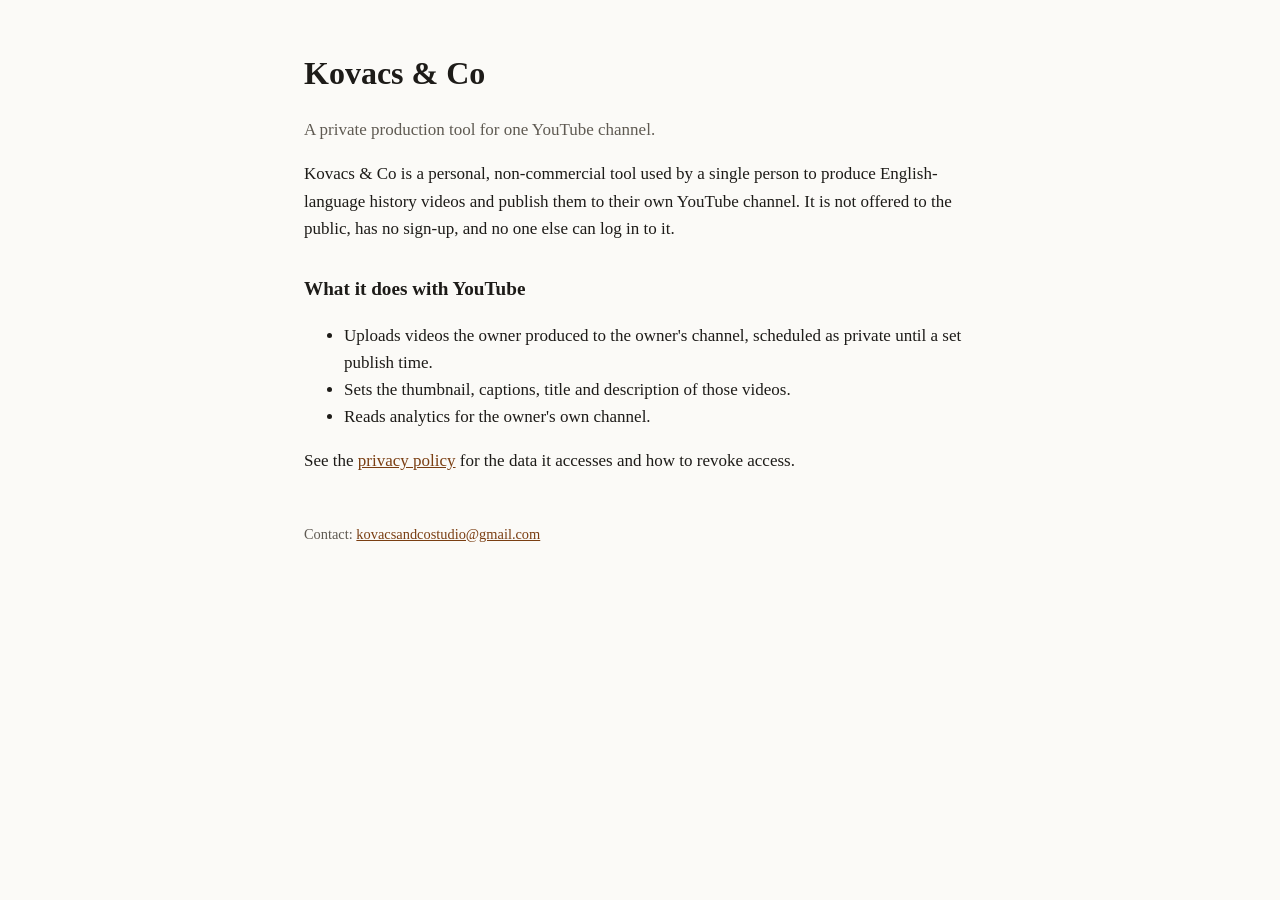
<file: index.html>
<!doctype html>
<html lang="en">
<head>
<meta charset="utf-8">
<meta name="viewport" content="width=device-width, initial-scale=1">
<title>Kovacs &amp; Co</title>
<link rel="stylesheet" href="estilo.css">
</head>
<body>
<main>
  <h1>Kovacs &amp; Co</h1>
  <p class="sub">A private production tool for one YouTube channel.</p>

  <p>Kovacs &amp; Co is a personal, non-commercial tool used by a single person to produce
  English-language history videos and publish them to their own YouTube channel.
  It is not offered to the public, has no sign-up, and no one else can log in to it.</p>

  <h2>What it does with YouTube</h2>
  <ul>
    <li>Uploads videos the owner produced to the owner's channel, scheduled as private
      until a set publish time.</li>
    <li>Sets the thumbnail, captions, title and description of those videos.</li>
    <li>Reads analytics for the owner's own channel.</li>
  </ul>

  <p>See the <a href="privacidade.html">privacy policy</a> for the data it accesses and
  how to revoke access.</p>

  <footer>Contact: <a href="mailto:kovacsandcostudio@gmail.com">kovacsandcostudio@gmail.com</a></footer>
</main>
</body>
</html>
</file>
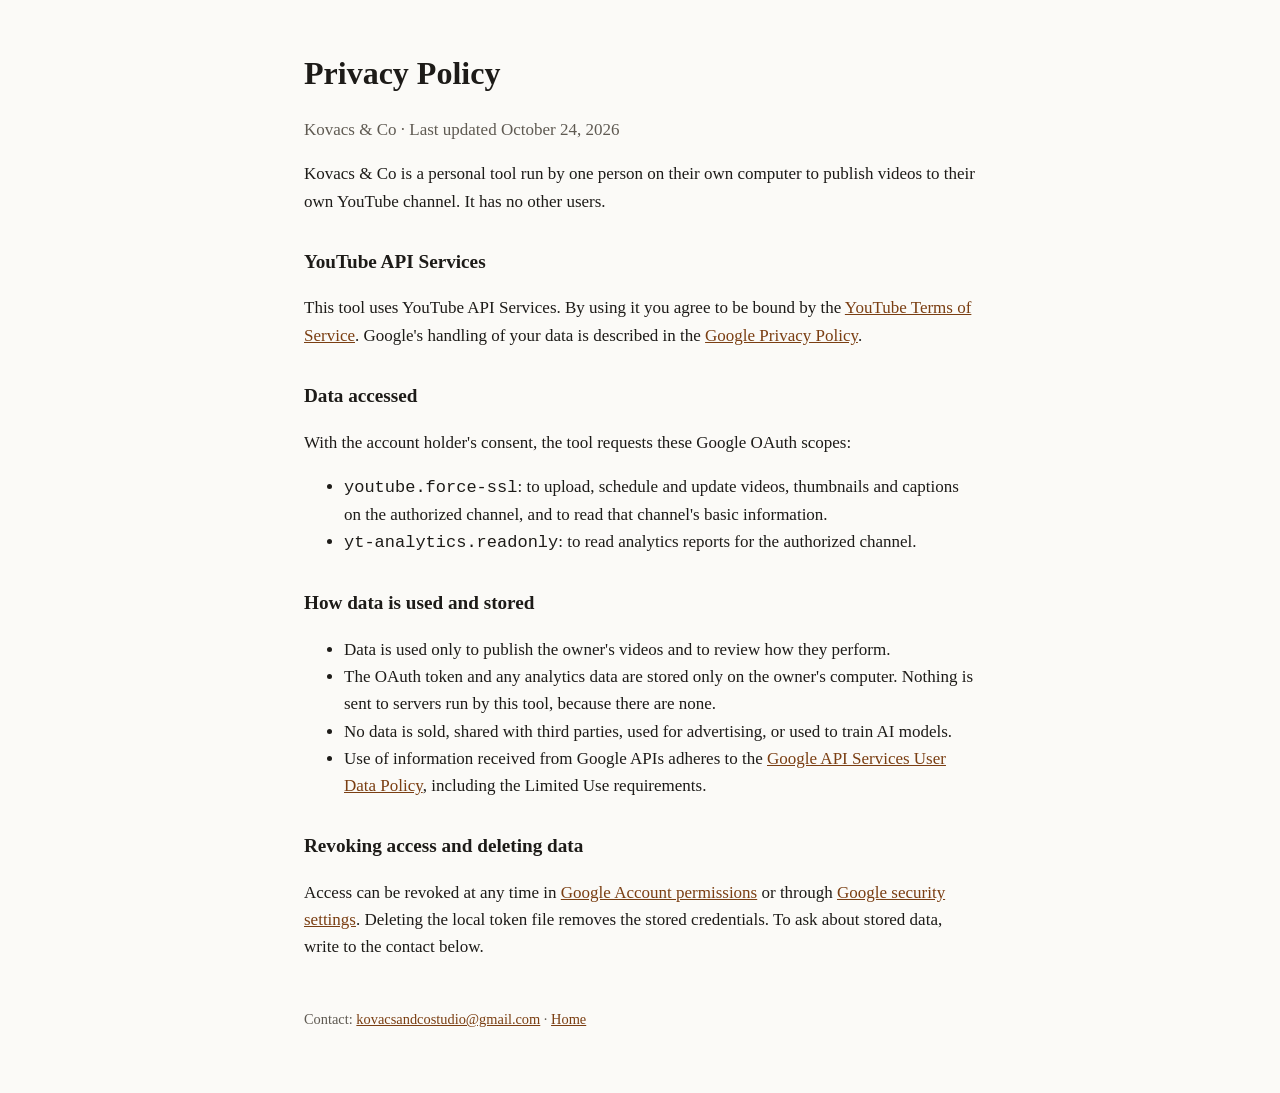
<file: privacidade.html>
<!doctype html>
<html lang="en">
<head>
<meta charset="utf-8">
<meta name="viewport" content="width=device-width, initial-scale=1">
<title>Privacy Policy</title>
<link rel="stylesheet" href="estilo.css">
</head>
<body>
<main>
  <h1>Privacy Policy</h1>
  <p class="sub">Kovacs &amp; Co · Last updated October 24, 2026</p>

  <p>Kovacs &amp; Co is a personal tool run by one person on their own computer to publish
  videos to their own YouTube channel. It has no other users.</p>

  <h2>YouTube API Services</h2>
  <p>This tool uses YouTube API Services. By using it you agree to be bound by the
  <a href="https://www.youtube.com/t/terms">YouTube Terms of Service</a>. Google's handling
  of your data is described in the
  <a href="https://policies.google.com/privacy">Google Privacy Policy</a>.</p>

  <h2>Data accessed</h2>
  <p>With the account holder's consent, the tool requests these Google OAuth scopes:</p>
  <ul>
    <li><code>youtube.force-ssl</code>: to upload, schedule and update videos, thumbnails and
      captions on the authorized channel, and to read that channel's basic information.</li>
    <li><code>yt-analytics.readonly</code>: to read analytics reports for the authorized
      channel.</li>
  </ul>

  <h2>How data is used and stored</h2>
  <ul>
    <li>Data is used only to publish the owner's videos and to review how they perform.</li>
    <li>The OAuth token and any analytics data are stored only on the owner's computer.
      Nothing is sent to servers run by this tool, because there are none.</li>
    <li>No data is sold, shared with third parties, used for advertising, or used to train
      AI models.</li>
    <li>Use of information received from Google APIs adheres to the
      <a href="https://developers.google.com/terms/api-services-user-data-policy">Google API
      Services User Data Policy</a>, including the Limited Use requirements.</li>
  </ul>

  <h2>Revoking access and deleting data</h2>
  <p>Access can be revoked at any time in
  <a href="https://myaccount.google.com/permissions">Google Account permissions</a> or through
  <a href="https://security.google.com/settings/security/permissions">Google security
  settings</a>. Deleting the local token file removes the stored credentials. To ask about
  stored data, write to the contact below.</p>

  <footer>Contact: <a href="mailto:kovacsandcostudio@gmail.com">kovacsandcostudio@gmail.com</a>
  · <a href="index.html">Home</a></footer>
</main>
</body>
</html>
</file>
<file: estilo.css>
:root { --fundo: #fbfaf7; --texto: #1d1b18; --suave: #5f5a52; --link: #7a3e12; }
@media (prefers-color-scheme: dark) {
  :root { --fundo: #171614; --texto: #ece8e1; --suave: #a8a196; --link: #e3a46f; }
}
body { margin: 0; background: var(--fundo); color: var(--texto);
  font: 17px/1.6 Georgia, "Times New Roman", serif; }
main { max-width: 42rem; margin: 0 auto; padding: 3rem 1rem 4rem; }
h1 { font-size: 2rem; margin: 0 0 .25rem; }
h2 { font-size: 1.2rem; margin-top: 2rem; }
p.sub, footer { color: var(--suave); }
a { color: var(--link); }
footer { margin-top: 3rem; font-size: .9rem; }
</file>
